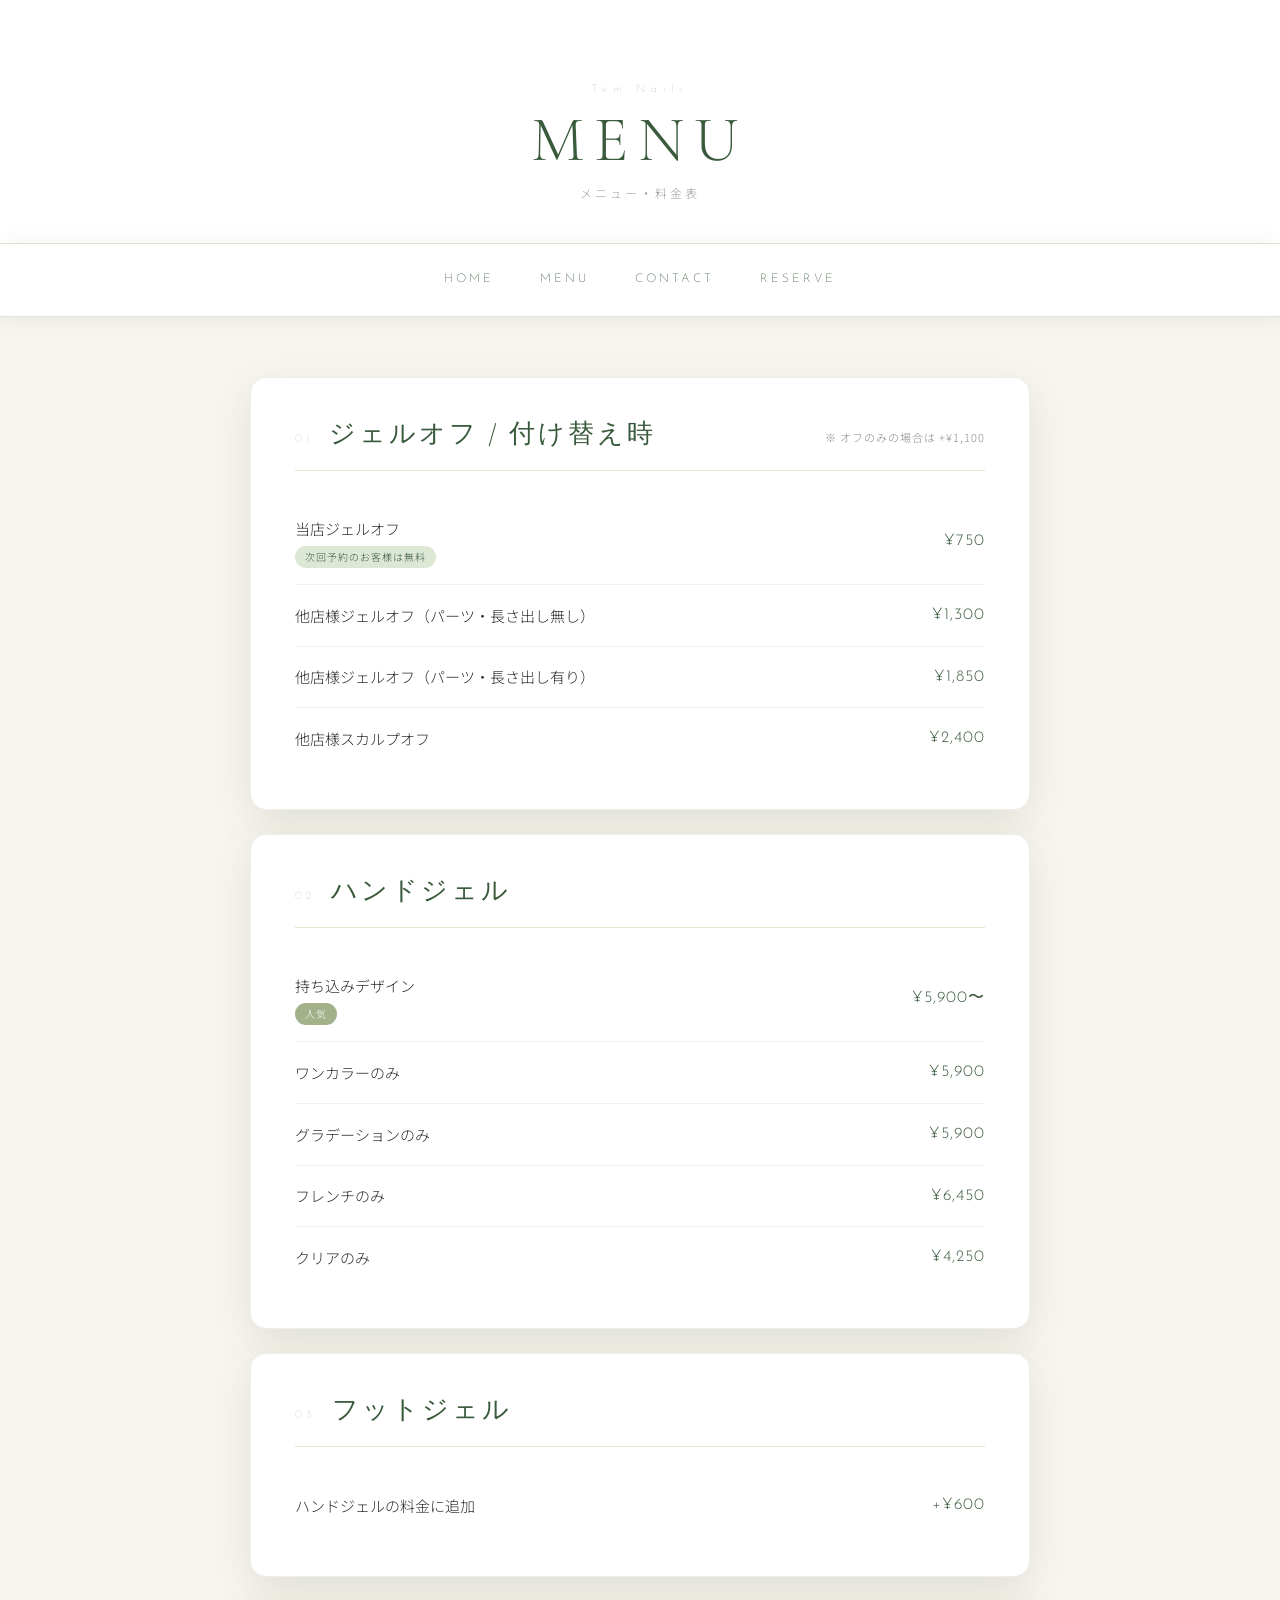
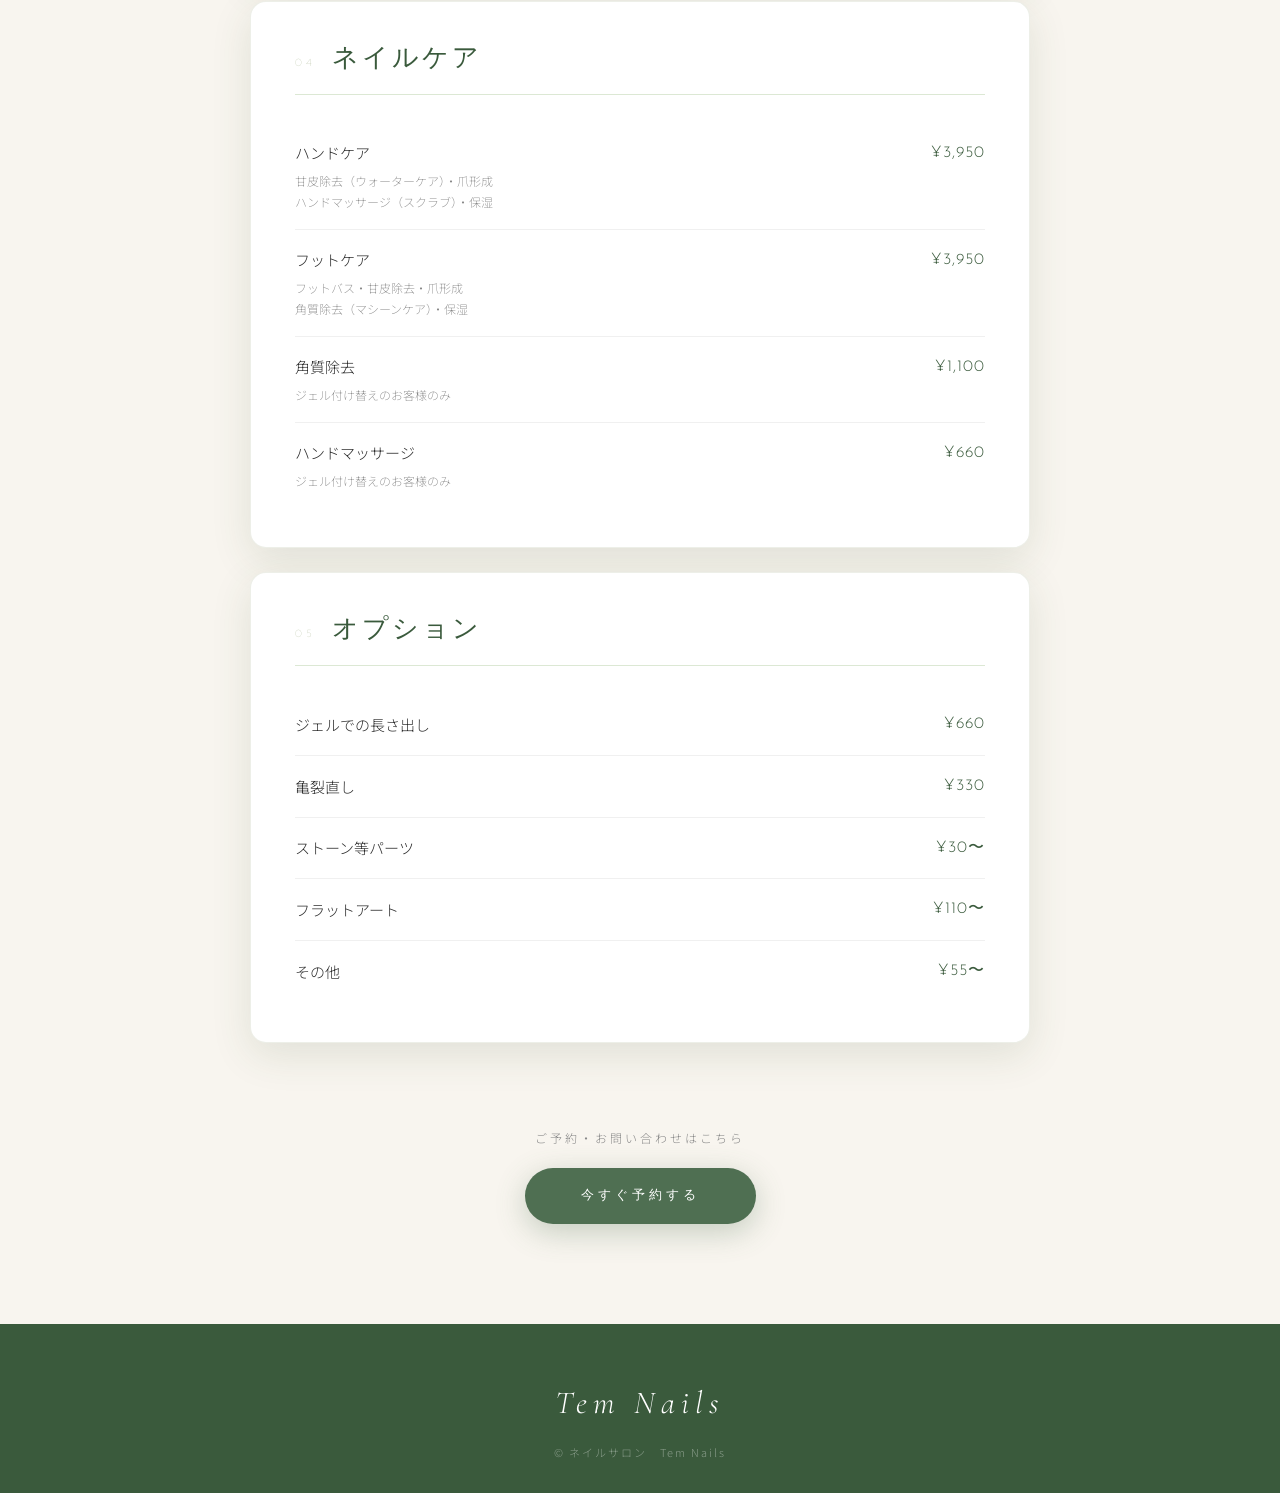
<file: menu.html>
<!DOCTYPE html>
<html lang="ja">
<head>
<meta charset="UTF-8">
<meta name="viewport" content="width=device-width, initial-scale=1.0">
<title>MENU | Tem Nails</title>

<link href="https://fonts.googleapis.com/css2?family=Cormorant+Garamond:ital,wght@0,300;0,400;1,300;1,400&family=Noto+Sans+JP:wght@200;300;400&family=Josefin+Sans:wght@100;200;300&display=swap" rel="stylesheet">
</head>

<body>

<!-- ===== ページヘッダー ===== -->
<div class="page-header">
  <p class="page-label">Tem Nails</p>
  <h1 class="page-title">MENU</h1>
  <p class="page-sub">メニュー・料金表</p>
</div>

<!-- ===== ナビ ===== -->
<nav>
  <a href="index.html">HOME</a>
  <a href="menu.html">MENU</a>
  <a href="https://line.me/ti/p/DaNY7QC4sG">CONTACT</a>
  <a href="https://line.me/ti/p/DaNY7QC4sG" target="_blank">RESERVE</a>
</nav>

<!-- ===== コンテンツ ===== -->
<div class="container">

  <!-- ジェルオフ -->
  <div class="menu-section">
    <div class="menu-section-header">
      <span class="menu-number">01</span>
      <h2 class="menu-title">ジェルオフ / 付け替え時</h2>
      <p class="menu-note">※ オフのみの場合は +¥1,100</p>
    </div>

    <div class="menu-item">
      <div class="menu-name">
        当店ジェルオフ
        <span class="menu-tag">次回予約のお客様は無料</span>
      </div>
      <div class="menu-price">¥750</div>
    </div>
    <div class="menu-item">
      <div class="menu-name">他店様ジェルオフ（パーツ・長さ出し無し）</div>
      <div class="menu-price">¥1,300</div>
    </div>
    <div class="menu-item">
      <div class="menu-name">他店様ジェルオフ（パーツ・長さ出し有り）</div>
      <div class="menu-price">¥1,850</div>
    </div>
    <div class="menu-item">
      <div class="menu-name">他店様スカルプオフ</div>
      <div class="menu-price">¥2,400</div>
    </div>
  </div>

  <!-- ハンドジェル -->
  <div class="menu-section">
    <div class="menu-section-header">
      <span class="menu-number">02</span>
      <h2 class="menu-title">ハンドジェル</h2>
    </div>

    <div class="menu-item">
      <div class="menu-name">
        持ち込みデザイン
        <span class="menu-tag popular">人気</span>
      </div>
      <div class="menu-price">¥5,900〜</div>
    </div>
    <div class="menu-item">
      <div class="menu-name">ワンカラーのみ</div>
      <div class="menu-price">¥5,900</div>
    </div>
    <div class="menu-item">
      <div class="menu-name">グラデーションのみ</div>
      <div class="menu-price">¥5,900</div>
    </div>
    <div class="menu-item">
      <div class="menu-name">フレンチのみ</div>
      <div class="menu-price">¥6,450</div>
    </div>
    <div class="menu-item">
      <div class="menu-name">クリアのみ</div>
      <div class="menu-price">¥4,250</div>
    </div>
  </div>

  <!-- フットジェル -->
  <div class="menu-section">
    <div class="menu-section-header">
      <span class="menu-number">03</span>
      <h2 class="menu-title">フットジェル</h2>
    </div>

    <div class="menu-item">
      <div class="menu-name">ハンドジェルの料金に追加</div>
      <div class="menu-price">+¥600</div>
    </div>
  </div>

  <!-- ネイルケア -->
  <div class="menu-section">
    <div class="menu-section-header">
      <span class="menu-number">04</span>
      <h2 class="menu-title">ネイルケア</h2>
    </div>

    <div class="menu-item align-top">
      <div class="menu-name">
        ハンドケア
        <span class="menu-desc">甘皮除去（ウォーターケア）・爪形成<br>ハンドマッサージ（スクラブ）・保湿</span>
      </div>
      <div class="menu-price">¥3,950</div>
    </div>
    <div class="menu-item align-top">
      <div class="menu-name">
        フットケア
        <span class="menu-desc">フットバス・甘皮除去・爪形成<br>角質除去（マシーンケア）・保湿</span>
      </div>
      <div class="menu-price">¥3,950</div>
    </div>
    <div class="menu-item align-top">
      <div class="menu-name">
        角質除去
        <span class="menu-desc">ジェル付け替えのお客様のみ</span>
      </div>
      <div class="menu-price">¥1,100</div>
    </div>
    <div class="menu-item align-top">
      <div class="menu-name">
        ハンドマッサージ
        <span class="menu-desc">ジェル付け替えのお客様のみ</span>
      </div>
      <div class="menu-price">¥660</div>
    </div>
  </div>

  <!-- オプション -->
  <div class="menu-section">
    <div class="menu-section-header">
      <span class="menu-number">05</span>
      <h2 class="menu-title">オプション</h2>
    </div>

    <div class="menu-item">
      <div class="menu-name">ジェルでの長さ出し</div>
      <div class="menu-price">¥660</div>
    </div>
    <div class="menu-item">
      <div class="menu-name">亀裂直し</div>
      <div class="menu-price">¥330</div>
    </div>
    <div class="menu-item">
      <div class="menu-name">ストーン等パーツ</div>
      <div class="menu-price">¥30〜</div>
    </div>
    <div class="menu-item">
      <div class="menu-name">フラットアート</div>
      <div class="menu-price">¥110〜</div>
    </div>
    <div class="menu-item">
      <div class="menu-name">その他</div>
      <div class="menu-price">¥55〜</div>
    </div>
  </div>

  <!-- 予約ボタン -->
  <div class="reserve-block">
    <p class="reserve-text">ご予約・お問い合わせはこちら</p>
    <a href="https://line.me/ti/p/DaNY7QC4sG" class="reserve-btn" target="_blank">今すぐ予約する</a>
  </div>

</div>

<!-- フッター -->
<footer>
  <p class="footer-logo">Tem Nails</p>
  <p class="footer-copy">© ネイルサロン　Tem Nails</p>
</footer>

<style>
/* ===== 変数（index.htmlと統一） ===== */
:root {
  --green-dark:  #3a5a3c;
  --green-main:  #4f6f52;
  --green-mid:   #6b8a4e;
  --green-light: #a3b18a;
  --green-pale:  #dce8d4;
  --cream:       #f8f5ef;
  --text-dark:   #2c2c2c;
  --text-mid:    #555;
  --text-light:  #888;
  --white:       #fff;
  --shadow:      0 12px 40px rgba(60,80,40,0.12);
  --radius:      16px;
}

*, *::before, *::after {
  box-sizing: border-box;
  margin: 0;
  padding: 0;
}

body {
  font-family: 'Noto Sans JP', sans-serif;
  font-weight: 300;
  color: var(--text-dark);
  background: var(--cream);
  line-height: 1.8;
}

/* ===== ページヘッダー ===== */
.page-header {
  text-align: center;
  padding: 80px 20px 40px;
  background: var(--white);
  border-bottom: 1px solid var(--green-pale);
}

.page-label {
  font-family: 'Josefin Sans', sans-serif;
  font-weight: 100;
  font-size: 11px;
  letter-spacing: 6px;
  color: var(--green-light);
  margin-bottom: 8px;
}

.page-title {
  font-family: 'Cormorant Garamond', serif;
  font-weight: 300;
  font-size: clamp(40px, 8vw, 64px);
  letter-spacing: 10px;
  color: var(--green-dark);
  line-height: 1;
}

.page-sub {
  font-family: 'Noto Sans JP', sans-serif;
  font-weight: 200;
  font-size: 12px;
  letter-spacing: 3px;
  color: var(--text-light);
  margin-top: 10px;
}

/* ===== ナビ ===== */
nav {
  display: flex;
  justify-content: center;
  flex-wrap: wrap;
  gap: 4px;
  padding: 16px 20px;
  background: var(--white);
  border-bottom: 1px solid var(--green-pale);
  position: sticky;
  top: 0;
  z-index: 100;
  box-shadow: 0 2px 20px rgba(60,80,40,0.08);
}

nav a {
  text-decoration: none;
  padding: 8px 20px;
  border-radius: 40px;
  color: var(--green-dark);
  font-family: 'Josefin Sans', sans-serif;
  font-weight: 200;
  font-size: 12px;
  letter-spacing: 3px;
  transition: all 0.3s;
  border: 1px solid transparent;
}
nav a:hover,
nav a.active {
  border-color: var(--green-main);
  color: var(--green-main);
}

/* ===== コンテナ ===== */
.container {
  max-width: 820px;
  margin: 0 auto;
  padding: 60px 20px 80px;
}

/* ===== メニューセクション ===== */
.menu-section {
  background: var(--white);
  border-radius: var(--radius);
  padding: 40px 44px;
  margin-bottom: 24px;
  box-shadow: var(--shadow);
  border: 1px solid rgba(163,177,138,0.2);
  transition: box-shadow 0.3s;
}
.menu-section:hover {
  box-shadow: 0 20px 60px rgba(60,80,40,0.16);
}

.menu-section-header {
  display: flex;
  align-items: baseline;
  gap: 16px;
  margin-bottom: 28px;
  padding-bottom: 20px;
  border-bottom: 1px solid var(--green-pale);
  flex-wrap: wrap;
}

.menu-number {
  font-family: 'Josefin Sans', sans-serif;
  font-weight: 100;
  font-size: 11px;
  letter-spacing: 4px;
  color: var(--green-light);
}

.menu-title {
  font-family: 'Cormorant Garamond', serif;
  font-weight: 400;
  font-size: 26px;
  letter-spacing: 3px;
  color: var(--green-dark);
  line-height: 1.2;
  word-break: keep-all;
  overflow-wrap: anywhere;
}

.menu-note {
  font-size: 11px;
  color: var(--text-light);
  letter-spacing: 1px;
  margin-left: auto;
  white-space: nowrap;
}

/* ===== メニューアイテム ===== */
.menu-item {
  display: flex;
  justify-content: space-between;
  align-items: center;
  padding: 16px 0;
  border-bottom: 1px solid #f0f0f0;
  gap: 20px;
}
.menu-item:last-child { border-bottom: none; }
.menu-item.align-top { align-items: flex-start; }

.menu-name {
  font-size: 15px;
  font-weight: 300;
  color: var(--text-dark);
  display: flex;
  flex-direction: column;
  gap: 4px;
  flex: 1;
}

.menu-desc {
  font-size: 12px;
  color: var(--text-light);
  font-weight: 200;
  line-height: 1.8;
}

.menu-tag {
  display: inline-block;
  font-size: 10px;
  letter-spacing: 1px;
  padding: 2px 10px;
  border-radius: 20px;
  background: var(--green-pale);
  color: var(--green-dark);
  font-weight: 300;
  width: fit-content;
}

.menu-tag.popular {
  background: var(--green-light);
  color: var(--white);
}

.menu-price {
  font-family: 'Josefin Sans', sans-serif;
  font-weight: 300;
  font-size: 16px;
  letter-spacing: 1px;
  color: var(--green-dark);
  white-space: nowrap;
  flex-shrink: 0;
}

/* ===== 予約ブロック ===== */
.reserve-block {
  text-align: center;
  padding: 60px 20px 20px;
}

.reserve-text {
  font-size: 12px;
  letter-spacing: 3px;
  color: var(--text-light);
  margin-bottom: 20px;
}

.reserve-btn {
  display: inline-block;
  padding: 16px 56px;
  border-radius: 40px;
  background: var(--green-main);
  color: var(--white);
  text-decoration: none;
  font-family: 'Josefin Sans', sans-serif;
  font-weight: 200;
  font-size: 13px;
  letter-spacing: 4px;
  transition: all 0.4s;
  box-shadow: 0 8px 30px rgba(79,111,82,0.3);
}
.reserve-btn:hover {
  background: var(--green-dark);
  box-shadow: 0 12px 40px rgba(58,90,60,0.4);
  transform: translateY(-2px);
}

/* ===== フッター ===== */
footer {
  background: var(--green-dark);
  color: rgba(255,255,255,0.7);
  text-align: center;
  padding: 50px 20px 30px;
}

.footer-logo {
  font-family: 'Cormorant Garamond', serif;
  font-style: italic;
  font-size: 32px;
  color: var(--white);
  letter-spacing: 6px;
  margin-bottom: 12px;
}

.footer-copy {
  font-size: 11px;
  letter-spacing: 2px;
  color: rgba(255,255,255,0.4);
}

/* ===== レスポンシブ ===== */
@media (max-width: 600px) {
  .menu-section { padding: 28px 20px; }

  .menu-section-header {
    flex-direction: column;
    gap: 6px;
  }
  .menu-note { margin-left: 0; }

  .menu-title {
    font-size: 20px;
    letter-spacing: 1px;
  }

  .menu-item {
    flex-direction: column;
    align-items: flex-start;
    gap: 6px;
  }
  .menu-price {
    align-self: flex-end;
    font-size: 15px;
  }
}
</style>

</body>
</html>
</file>
